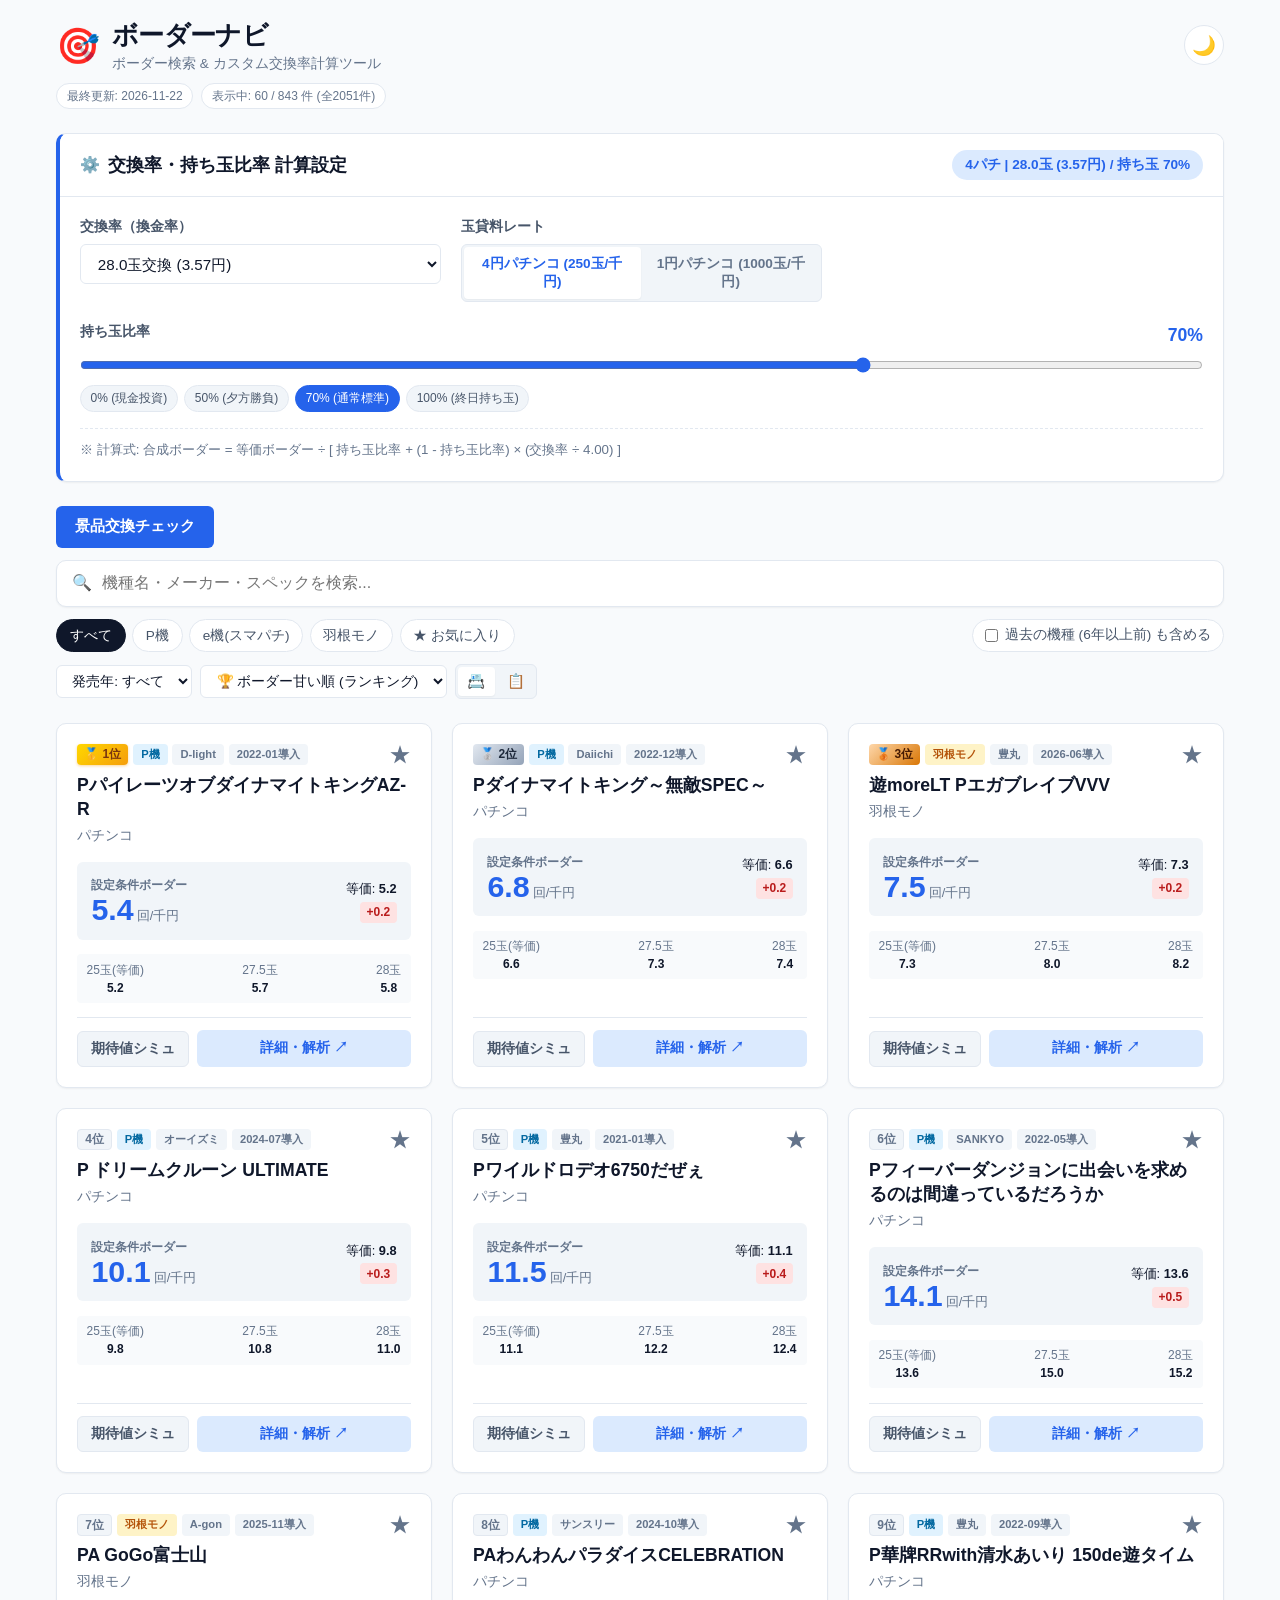
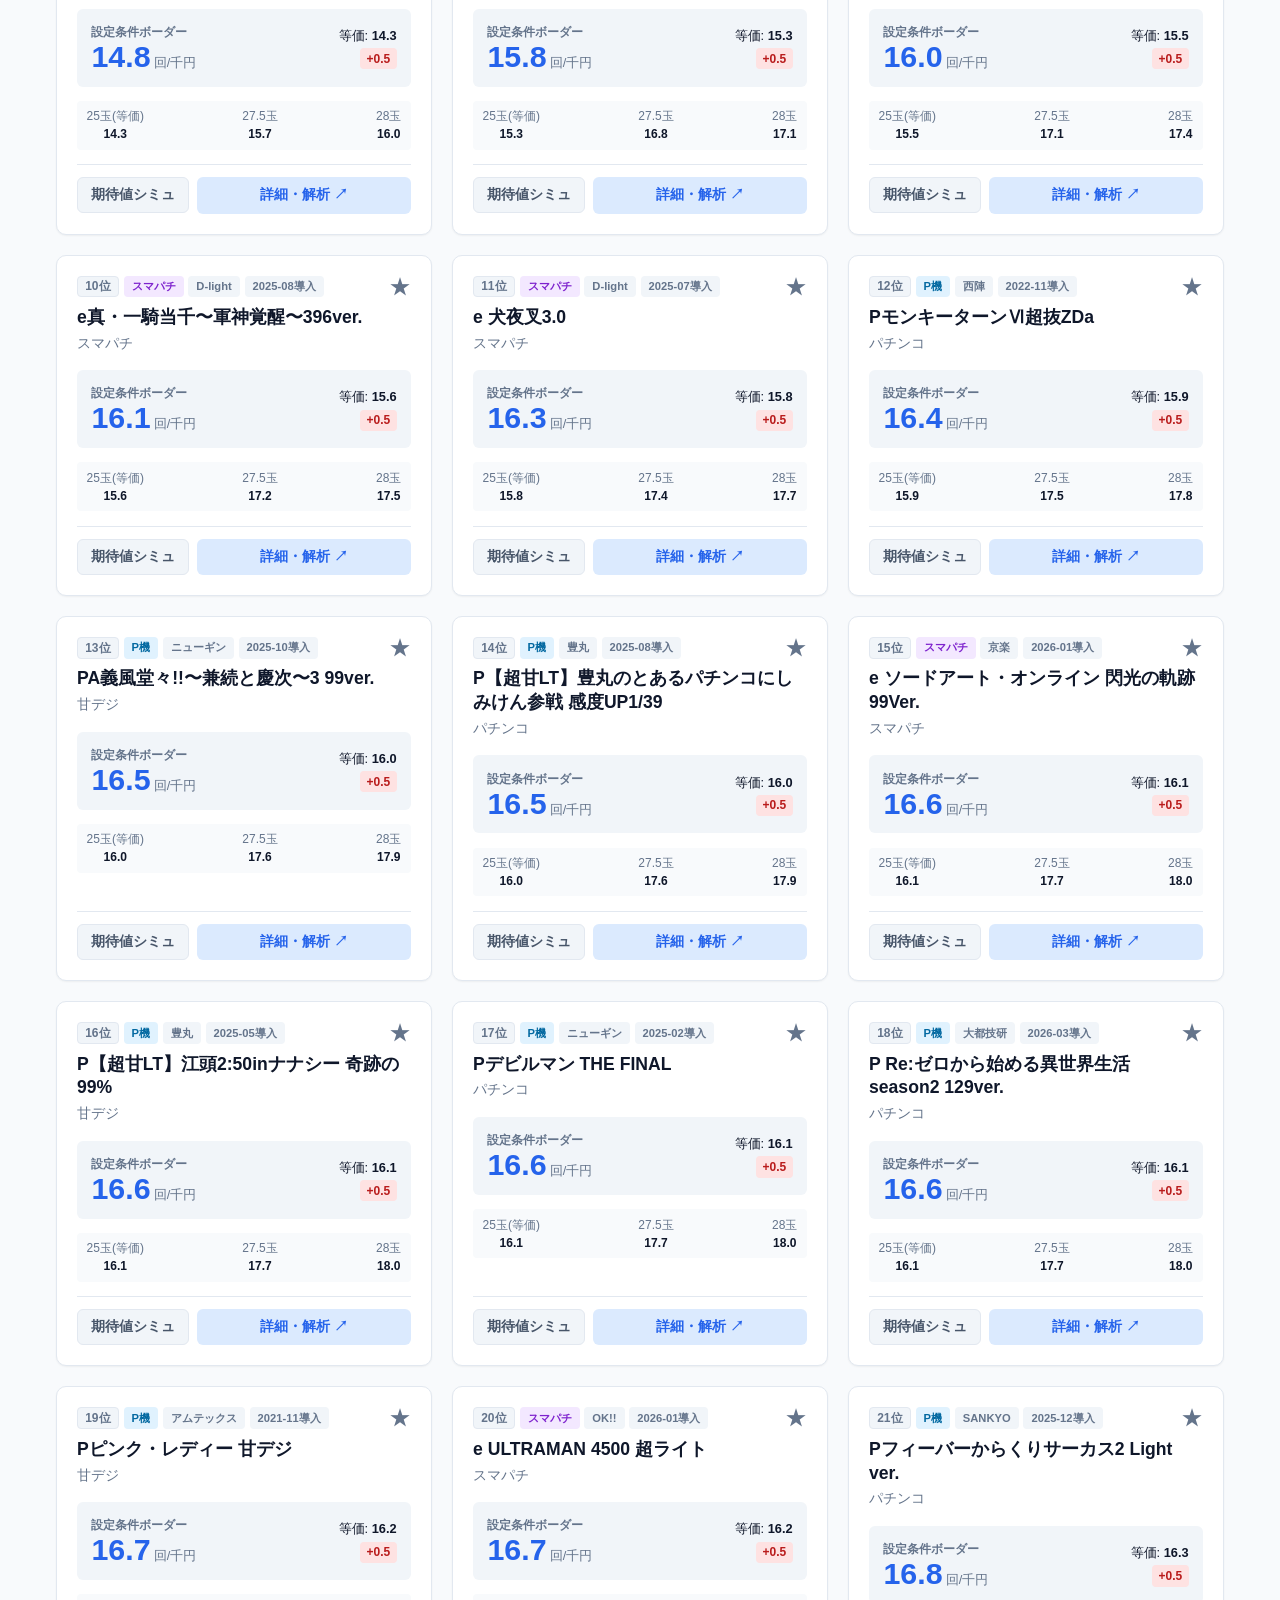
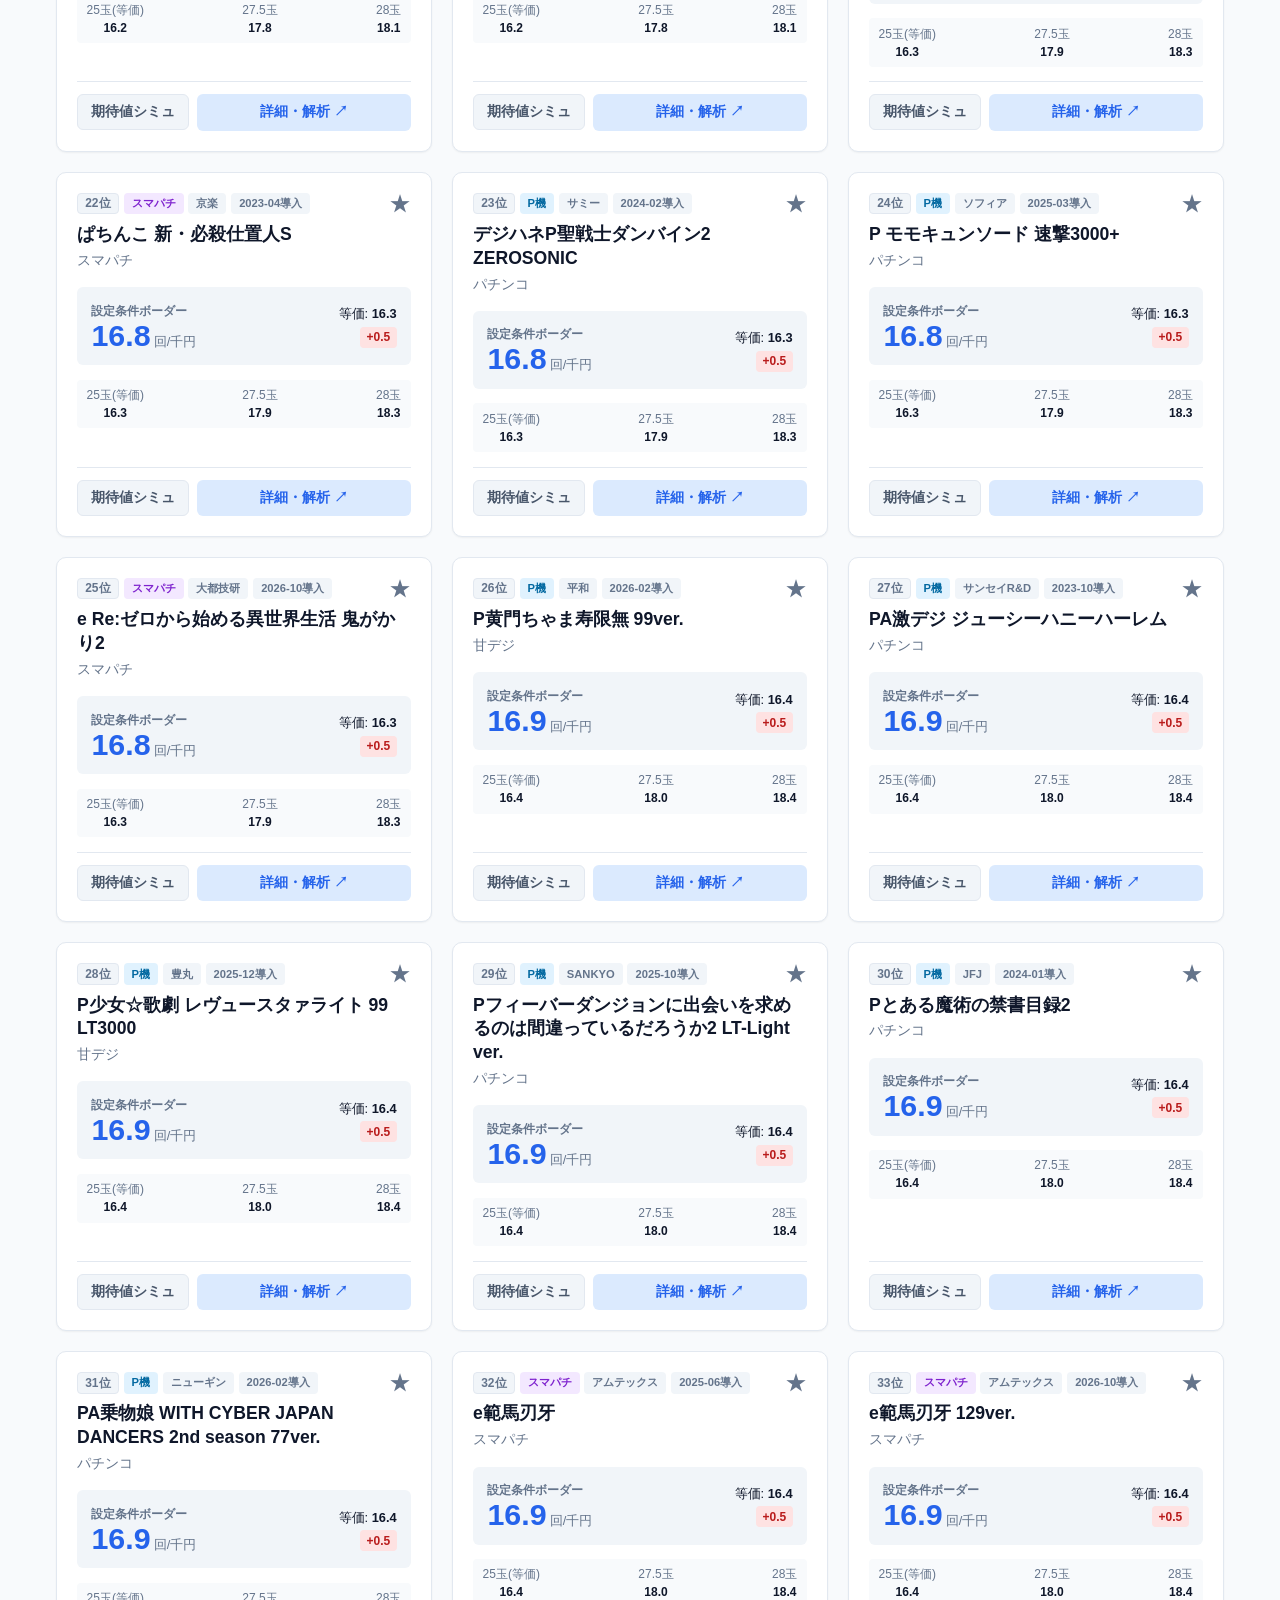
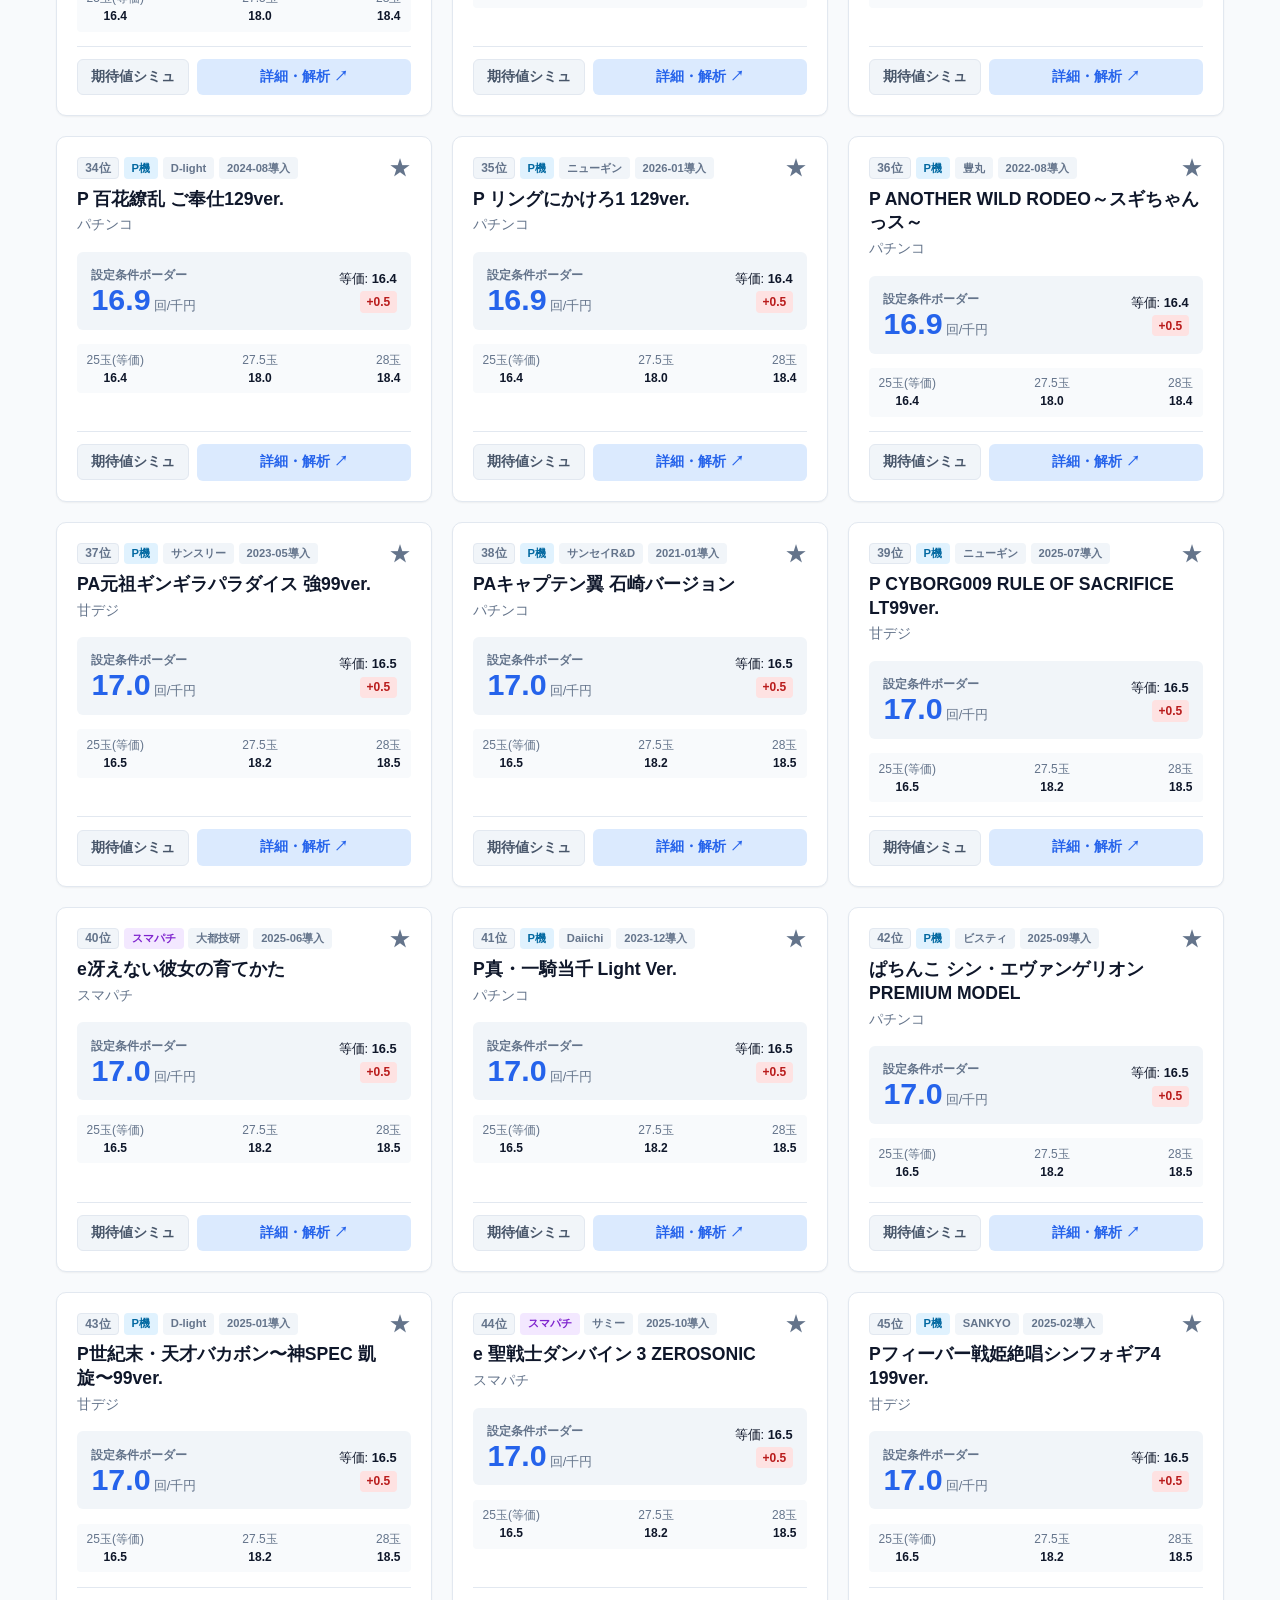
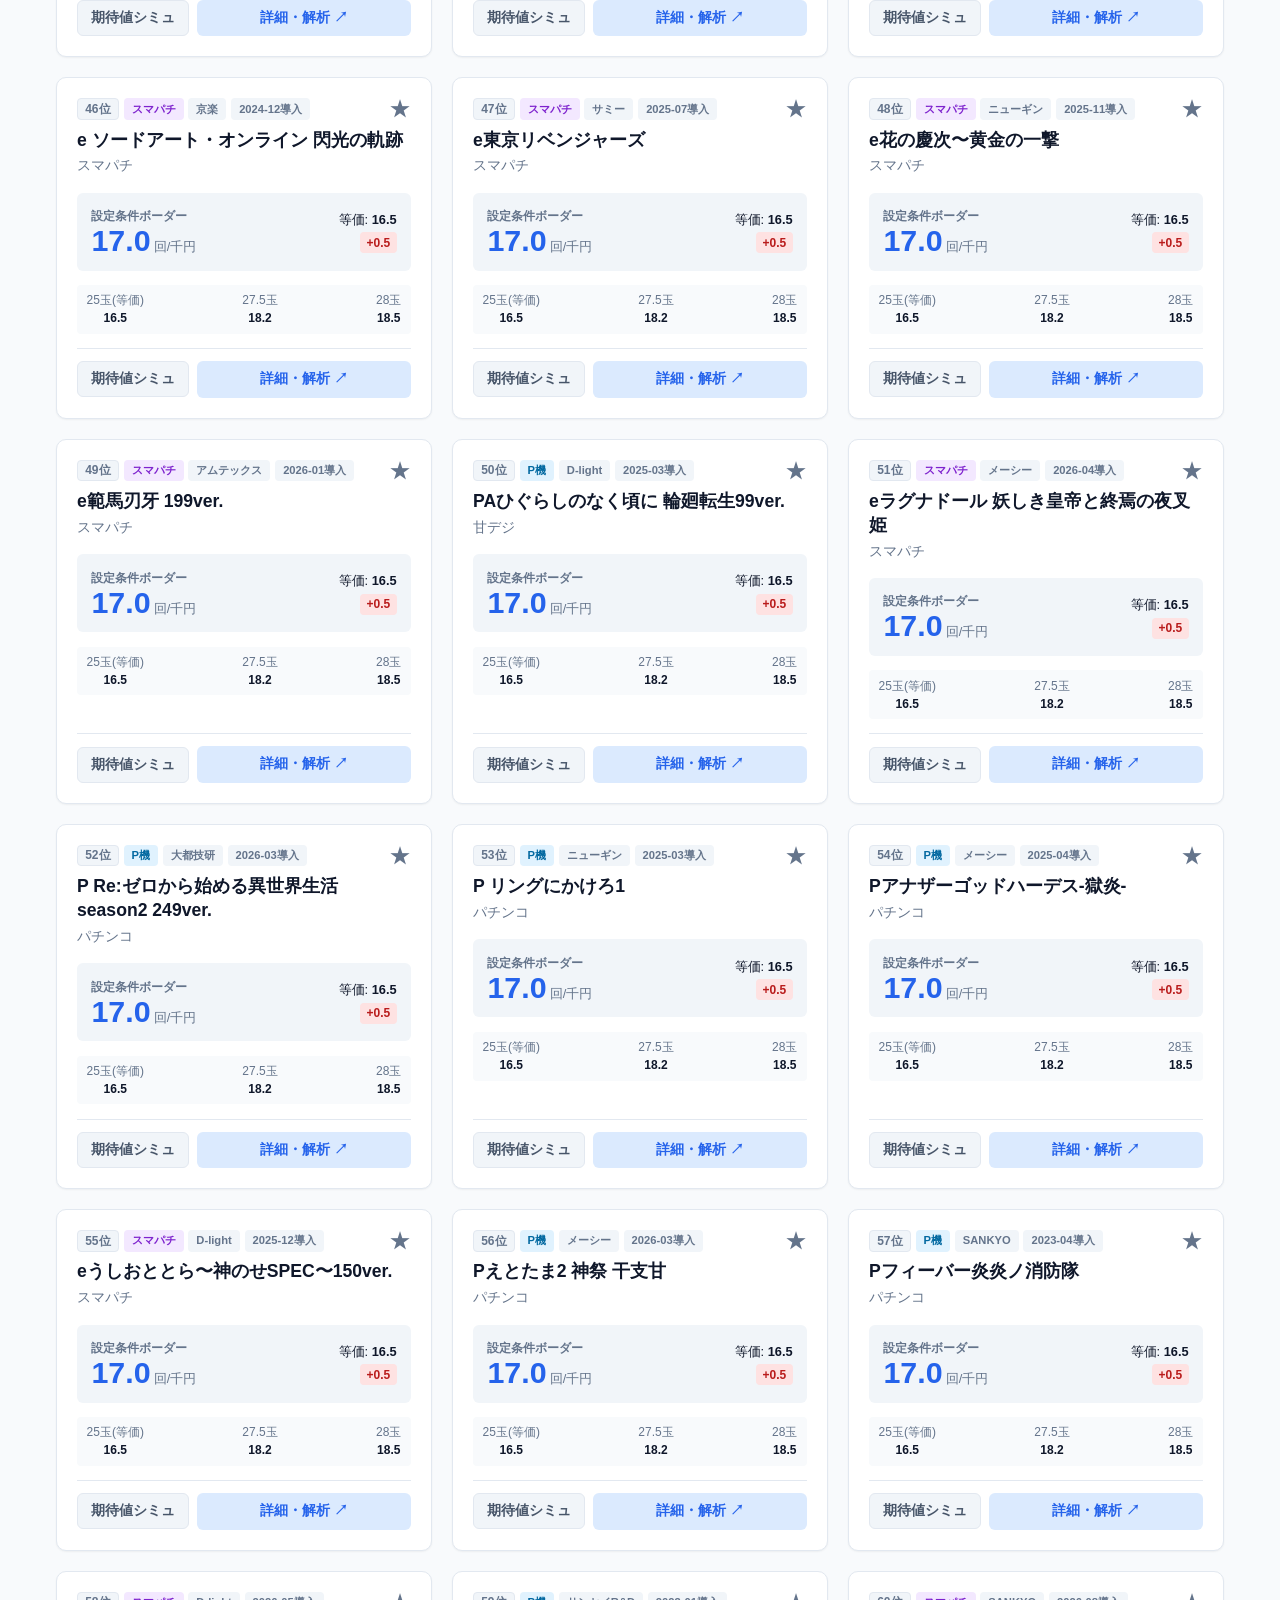
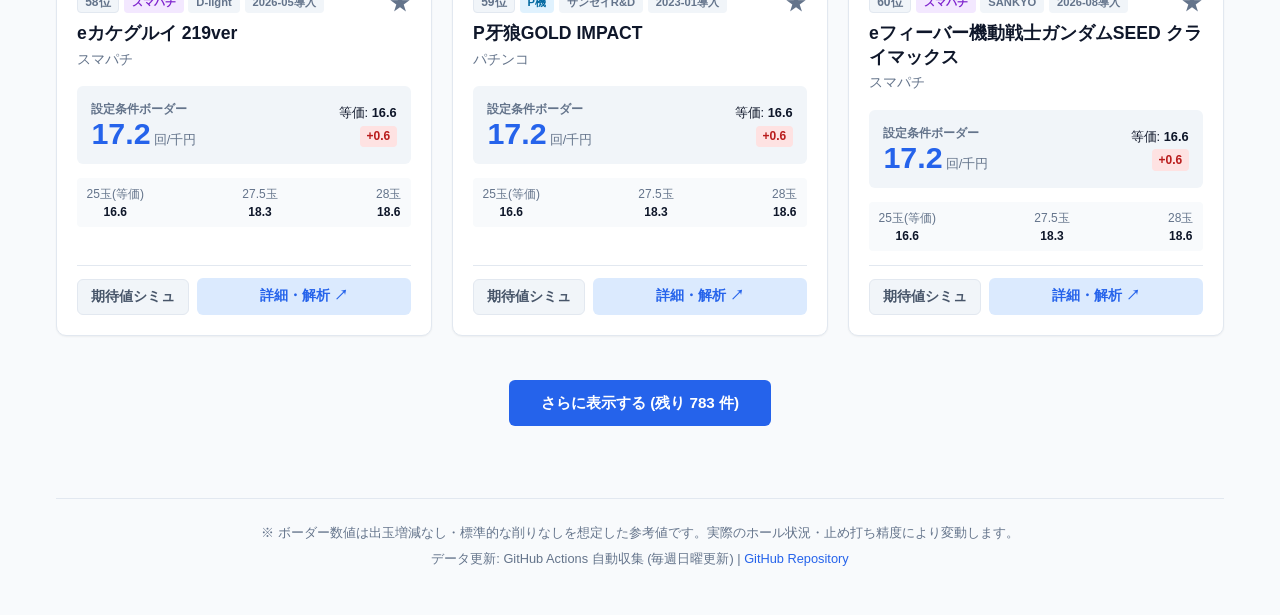
<file: docs/index.html>
<!DOCTYPE html>
<html lang="ja">
<head>
  <meta charset="UTF-8">
  <meta name="viewport" content="width=device-width, initial-scale=1.0">
  <meta name="description" content="パチンコ機種のボーダー一覧検索・カスタム交換率・持ち玉比率計算ができるWebツール。機種詳細ページへのダイレクトリンクも搭載。">
  <title>ボーダーナビ - パチンコ機種検索＆カスタム交換率計算</title>
  <link rel="stylesheet" href="style.css">
  <link rel="icon" href="data:image/svg+xml,<svg xmlns=%22http://www.w3.org/2000/svg%22 viewBox=%220 0 100 100%22><text y=%22.9em%22 font-size=%2290%22>🎯</text></svg>">
</head>
<body>
  <div class="app-container">
    <!-- ヘッダー -->
    <header class="app-header">
      <div class="header-main">
        <div class="logo-area">
          <span class="logo-icon">🎯</span>
          <div>
            <h1 class="app-title">ボーダーナビ</h1>
            <p class="app-subtitle">ボーダー検索 & カスタム交換率計算ツール</p>
          </div>
        </div>
        <div class="header-actions">
          <button id="themeToggle" class="btn-icon" title="テーマ切り替え" aria-label="テーマ切り替え">
            <span class="theme-icon">🌙</span>
          </button>
        </div>
      </div>
      <div class="header-status">
        <span id="dataTimestamp" class="data-badge">データ読み込み中...</span>
        <span id="itemCount" class="data-badge">0 件</span>
      </div>
    </header>

    <!-- 交換率・カスタム計算パネル -->
    <section class="calc-panel card">
      <div class="panel-header" id="calcHeader">
        <div class="panel-title">
          <span class="panel-icon">⚙️</span>
          <h2>交換率・持ち玉比率 計算設定</h2>
        </div>
        <div class="current-setting-pill" id="currentSettingSummary">
          28玉 (3.57円) / 持ち玉 70%
        </div>
      </div>

      <div class="panel-body" id="calcBody">
        <div class="calc-grid">
          <!-- 交換率（換金率）選択 -->
          <div class="calc-field">
            <label for="ratePreset" class="field-label">
              <span>交換率（換金率）</span>
            </label>
            <div class="select-wrapper">
              <select id="ratePreset" class="form-select">
                <option value="25">25.0玉交換 (等価 / 4.00円)</option>
                <option value="27.5">27.5玉交換 (3.64円)</option>
                <option value="28" selected>28.0玉交換 (3.57円)</option>
                <option value="custom">カスタム（直接指定）</option>
              </select>
            </div>

            <!-- カスタム入力欄（非表示切替） -->
            <div id="customRateGroup" class="custom-rate-group hidden">
              <div class="input-inline">
                <div class="input-with-unit">
                  <input type="number" id="customBalls" min="10" max="300" step="0.1" placeholder="28.0" class="form-input">
                  <span class="unit">玉交換</span>
                </div>
                <span class="or-separator">または</span>
                <div class="input-with-unit">
                  <input type="number" id="customYen" min="0.1" max="10.0" step="0.01" placeholder="3.57" class="form-input">
                  <span class="unit">円/玉</span>
                </div>
              </div>
            </div>
          </div>

          <!-- 貸玉・遊技レート -->
          <div class="calc-field">
            <label class="field-label">玉貸料レート</label>
            <div class="segmented-control" id="rentalSegment">
              <button type="button" class="segment-btn active" data-rental="4">4円パチンコ (250玉/千円)</button>
              <button type="button" class="segment-btn" data-rental="1">1円パチンコ (1000玉/千円)</button>
            </div>
          </div>

          <!-- 持ち玉比率スライダー -->
          <div class="calc-field full-width">
            <div class="slider-header">
              <label for="holdRatioSlider" class="field-label">持ち玉比率</label>
              <span class="slider-val" id="holdRatioValue">70%</span>
            </div>
            <input type="range" id="holdRatioSlider" min="0" max="100" step="5" value="70" class="form-range">
            <div class="ratio-presets">
              <button type="button" class="preset-pill" data-ratio="0">0% (現金投資)</button>
              <button type="button" class="preset-pill" data-ratio="50">50% (夕方勝負)</button>
              <button type="button" class="preset-pill active" data-ratio="70">70% (通常標準)</button>
              <button type="button" class="preset-pill" data-ratio="100">100% (終日持ち玉)</button>
            </div>
          </div>
        </div>

        <div class="calc-formula-note">
          <small>※ 計算式: 合成ボーダー = 等価ボーダー ÷ [ 持ち玉比率 + (1 - 持ち玉比率) × (交換率 ÷ 4.00) ]</small>
        </div>
      </div>
    </section>

    <!-- 検索 & フィルターバー -->
    <section class="filter-section">
      <div class="prize-check-link">
        <a href="prize-check.html" class="btn-primary">景品交換チェック</a>
      </div>

      <div class="search-box">
        <span class="search-icon">🔍</span>
        <input type="text" id="searchInput" placeholder="機種名・メーカー・スペックを検索..." class="search-input" autocomplete="off">
        <button id="clearSearchBtn" class="clear-btn hidden" title="検索クリア">✕</button>
      </div>

      <div class="filters-row">
        <!-- カテゴリフィルター -->
        <div class="filter-group">
          <button class="filter-chip active" data-filter-type="category" data-val="all">すべて</button>
          <button class="filter-chip" data-filter-type="category" data-val="P機">P機</button>
          <button class="filter-chip" data-filter-type="category" data-val="e機">e機(スマパチ)</button>
          <button class="filter-chip" data-filter-type="category" data-val="羽根モノ">羽根モノ</button>
          <button class="filter-chip" data-filter-type="fav" data-val="fav">★ お気に入り</button>
        </div>

        <!-- 過去機種(6年以上前)の表示切り替えトグル -->
        <div class="old-machine-toggle-box">
          <label class="toggle-label" title="ホール導入から6年以上経過した過去機種・CR機を表示対象に含めるか切り替えます">
            <input type="checkbox" id="includeOldCheckbox" class="toggle-checkbox">
            <span class="toggle-text">過去の機種 (6年以上前) も含める</span>
          </label>
        </div>

        <!-- 発売年フィルター & ソートと表示形式 -->
        <div class="view-controls">
          <!-- 発売年ドロップダウン -->
          <select id="yearSelect" class="form-select compact" title="発売年(導入年)で絞り込み">
            <option value="all">発売年: すべて</option>
          </select>

          <!-- ソート -->
          <select id="sortSelect" class="form-select compact">
            <option value="border_asc">🏆 ボーダー甘い順 (ランキング)</option>
            <option value="border_desc">ボーダー辛い順</option>
            <option value="release_desc">📅 導入日新しい順</option>
            <option value="release_asc">📅 導入日古い順</option>
            <option value="name_asc">機種名順 (50音)</option>
          </select>

          <div class="segmented-control compact" id="viewMode">
            <button type="button" class="segment-btn active" data-view="card" title="カード表示">📇</button>
            <button type="button" class="segment-btn" data-view="table" title="テーブル表示">📋</button>
          </div>
        </div>
      </div>
    </section>

    <!-- メインコンテンツ（一覧表示） -->
    <main class="main-content">
      <!-- カードビュー -->
      <div id="cardContainer" class="card-grid"></div>

      <!-- テーブルビュー -->
      <div id="tableContainer" class="table-responsive hidden">
        <table class="data-table">
          <thead>
            <tr>
              <th class="th-rank">順位</th>
              <th class="th-fav">★</th>
              <th class="th-name">機種名 / メーカー</th>
              <th class="th-spec">種別 / スペック</th>
              <th class="th-calc-border">計算ボーダー</th>
              <th class="th-equal-border">等価ボーダー</th>
              <th class="th-date">導入日</th>
              <th class="th-action">詳細</th>
            </tr>
          </thead>
          <tbody id="tableBody"></tbody>
        </table>
      </div>

      <!-- 0件表示 / エラーメッセージ -->
      <div id="emptyState" class="empty-state hidden">
        <div class="empty-icon">🔎</div>
        <h3>該当する機種が見つかりませんでした</h3>
        <p>検索キーワードやフィルター条件を変更してお試しください。</p>
        <button id="resetFilterBtn" class="btn-primary">条件をリセット</button>
      </div>
    </main>

    <!-- クイック期待値計算モーダル -->
    <div id="simModal" class="modal-backdrop hidden">
      <div class="modal-card">
        <div class="modal-header">
          <h3 id="modalMachineName" class="modal-title">機種名</h3>
          <button id="closeModalBtn" class="btn-close" aria-label="閉じる">✕</button>
        </div>
        <div class="modal-body">
          <div class="sim-spec-info" id="modalSpecInfo"></div>
          
          <div class="sim-border-box">
            <div class="sim-item">
              <span class="sim-label">現在の設定ボーダー</span>
              <span class="sim-val highlight" id="modalTargetBorder">--.-</span>
              <span class="sim-unit">回/千円</span>
            </div>
            <div class="sim-item">
              <span class="sim-label">等価ボーダー</span>
              <span class="sim-val" id="modalEqualBorder">--.-</span>
              <span class="sim-unit">回/千円</span>
            </div>
          </div>

          <div class="sim-input-section">
            <label for="actualRotationInput" class="field-label">実測の千円スタート回転数</label>
            <div class="input-with-unit large">
              <input type="number" id="actualRotationInput" step="0.5" placeholder="例: 19.5" class="form-input">
              <span class="unit">回/千円</span>
            </div>
          </div>

          <div class="sim-result-card" id="simResultCard">
            <div class="sim-diff-row">
              <span>ボーダーとの回転数差:</span>
              <strong id="simDiffVal" class="diff-val">--</strong>
            </div>
            <div class="sim-eval-desc" id="simEvalDesc">
              実測の回転数を入力すると、ボーダーに対する期待値水準を判定します。
            </div>
          </div>

          <div class="modal-actions">
            <a id="modalDetailLink" href="#" target="_blank" rel="noopener noreferrer" class="btn-primary full-width">
              機種の詳細・解析情報を見る ↗
            </a>
          </div>
        </div>
      </div>
    </div>

    <!-- フッター -->
    <footer class="app-footer">
      <p>※ ボーダー数値は出玉増減なし・標準的な削りなしを想定した参考値です。実際のホール状況・止め打ち精度により変動します。</p>
      <p>
        データ更新: GitHub Actions 自動収集 (毎週日曜更新) |
        <a href="https://github.com" target="_blank" rel="noopener noreferrer">GitHub Repository</a>
      </p>
    </footer>
  </div>

  <script src="app.js"></script>
</body>
</html>
</file>
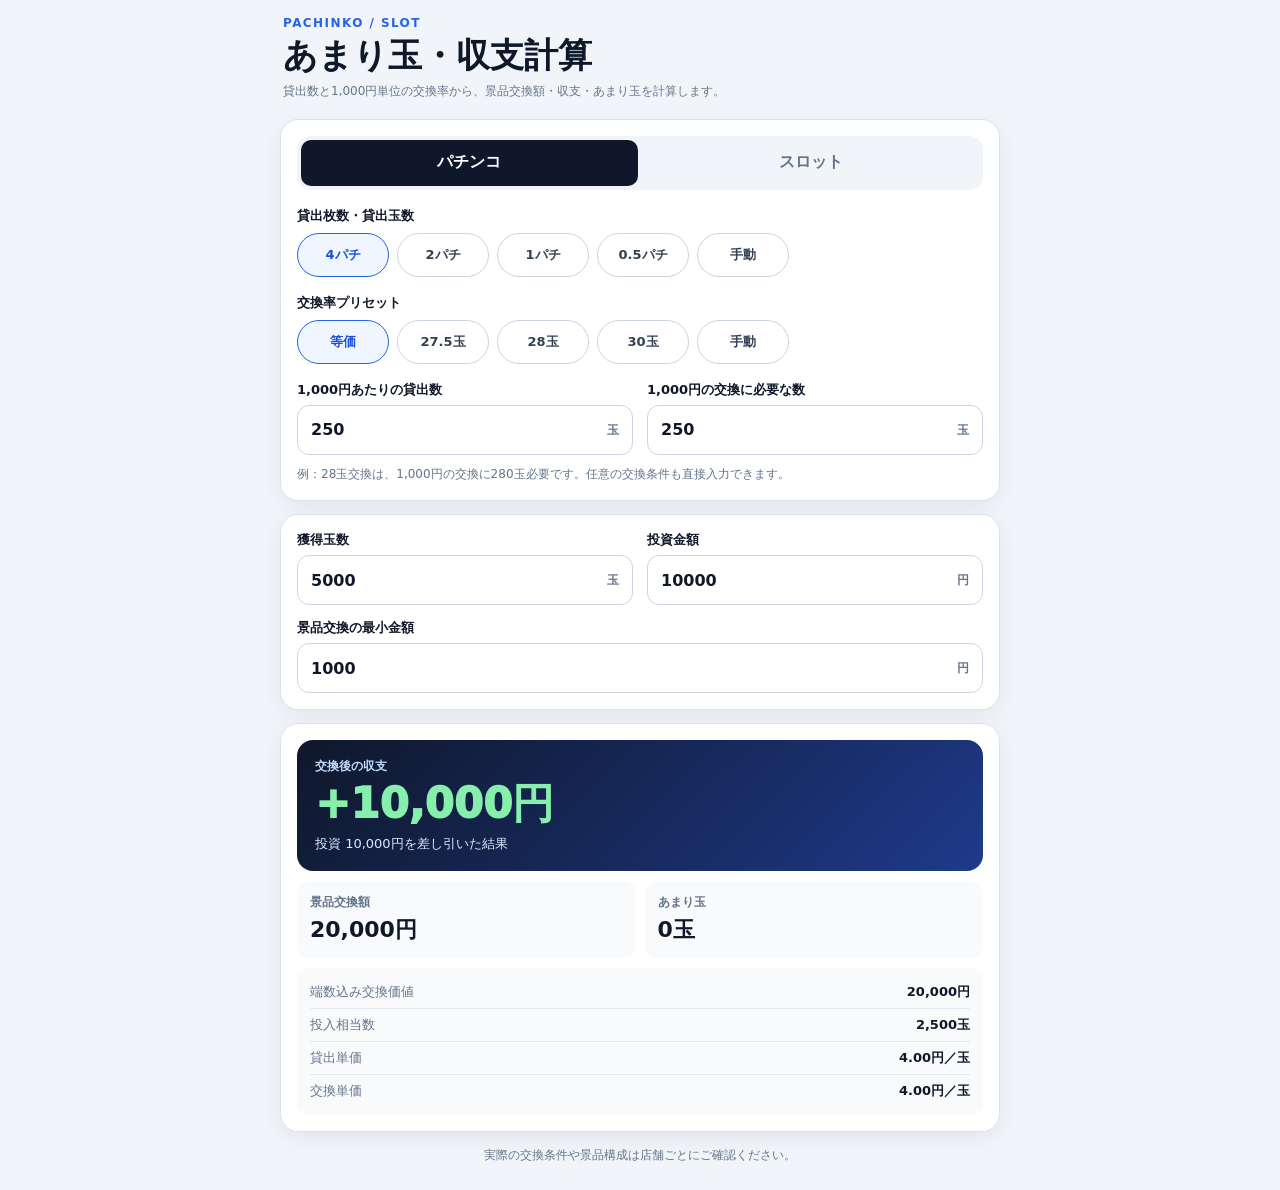
<file: docs/prize-check.html>
<!DOCTYPE html>
<html lang="ja">

    <head>
        <meta charset="UTF-8">
        <meta name="viewport" content="width=device-width, initial-scale=1, viewport-fit=cover">
        <meta name="theme-color" content="#f1f5f9">
        <meta name="color-scheme" content="light dark">
        <title>あまり玉・収支計算</title>
        <style>
            :root {
                --bg: #f1f5f9;
                --panel: #fff;
                --sub: #f8fafc;
                --text: #0f172a;
                --muted: #64748b;
                --border: #d8e1ec;
                --brand: #2563eb;
                --soft: #eff6ff;
                --shadow: 0 7px 22px rgba(15, 23, 42, .06)
            }

            * {
                box-sizing: border-box
            }

            html {
                -webkit-text-size-adjust: 100%;
                text-size-adjust: 100%
            }

            body {
                margin: 0;
                min-width: 320px;
                background: var(--bg);
                color: var(--text);
                font-family: system-ui, -apple-system, BlinkMacSystemFont, "Segoe UI", "Noto Sans JP", sans-serif
            }

            button,
            input {
                font: inherit
            }

            button {
                cursor: pointer;
                touch-action: manipulation;
                -webkit-tap-highlight-color: transparent
            }

            .app {
                width: 100%;
                min-height: 100dvh;
                padding: max(14px, env(safe-area-inset-top)) max(14px, env(safe-area-inset-right)) max(20px, env(safe-area-inset-bottom)) max(14px, env(safe-area-inset-left))
            }

            .container {
                width: 100%;
                max-width: 540px;
                margin: auto
            }

            .header {
                padding: 2px 3px 4px
            }

            .eyebrow {
                color: var(--brand);
                font-size: 12px;
                font-weight: 900;
                letter-spacing: .12em
            }

            h1 {
                margin: 5px 0 6px;
                font-size: clamp(25px, 8vw, 34px);
                line-height: 1.2
            }

            .description,
            .hint {
                color: var(--muted);
                font-size: 12px;
                line-height: 1.65
            }

            .description {
                margin: 0
            }

            .card {
                min-width: 0;
                margin-top: 13px;
                padding: 16px;
                background: var(--panel);
                border: 1px solid var(--border);
                border-radius: 18px;
                box-shadow: var(--shadow)
            }

            .tabs {
                display: flex;
                gap: 5px;
                padding: 4px;
                background: var(--bg);
                border-radius: 14px
            }

            .tab {
                flex: 1;
                min-height: 46px;
                padding: 10px;
                color: var(--muted);
                font-weight: 900;
                background: transparent;
                border: 0;
                border-radius: 10px
            }

            .tab.active {
                color: #fff;
                background: #0f172a
            }

            .section-title {
                display: block;
                margin: 17px 0 8px;
                font-size: 13px;
                font-weight: 900
            }

            .chips {
                display: grid;
                grid-template-columns: repeat(2, minmax(0, 1fr));
                gap: 8px
            }

            .chip {
                width: 100%;
                min-height: 44px;
                padding: 8px 10px;
                color: #334155;
                font-size: 13px;
                font-weight: 800;
                background: var(--panel);
                border: 1px solid #cbd5e1;
                border-radius: 999px
            }

            .chip.active {
                color: #1d4ed8;
                background: var(--soft);
                border-color: var(--brand)
            }

            .form-grid {
                display: grid;
                grid-template-columns: 1fr;
                gap: 14px
            }

            label {
                display: block;
                margin-bottom: 6px;
                font-size: 13px;
                font-weight: 800
            }

            .input-wrap {
                position: relative
            }

            input {
                width: 100%;
                min-height: 50px;
                padding: 11px 54px 11px 13px;
                color: var(--text);
                font-size: 16px;
                font-weight: 800;
                background: var(--panel);
                border: 1px solid #cbd5e1;
                border-radius: 12px;
                outline: none
            }

            input:focus {
                border-color: var(--brand);
                box-shadow: 0 0 0 3px rgba(37, 99, 235, .14)
            }

            button:focus-visible,
            input:focus-visible {
                outline: 3px solid rgba(37, 99, 235, .28);
                outline-offset: 2px
            }

            .suffix {
                position: absolute;
                top: 50%;
                right: 14px;
                color: var(--muted);
                font-size: 12px;
                font-weight: 800;
                pointer-events: none;
                transform: translateY(-50%)
            }

            .example {
                margin: 10px 0 0
            }

            .hero {
                padding: 18px;
                color: #fff;
                background: linear-gradient(135deg, #0f172a, #1e3a8a);
                border-radius: 16px
            }

            .hero-label {
                color: #bfdbfe;
                font-size: 12px;
                font-weight: 800
            }

            .profit {
                margin-top: 4px;
                overflow-wrap: anywhere;
                font-size: clamp(32px, 11vw, 42px);
                font-weight: 950;
                line-height: 1.18
            }

            .profit-note {
                margin-top: 5px;
                color: #dbeafe;
                font-size: 13px;
                line-height: 1.5
            }

            .results {
                display: grid;
                grid-template-columns: repeat(2, minmax(0, 1fr));
                gap: 9px;
                margin-top: 10px
            }

            .result {
                min-width: 0;
                padding: 13px;
                background: var(--sub);
                border-radius: 12px
            }

            .result small {
                display: block;
                color: var(--muted);
                font-size: 12px;
                font-weight: 800
            }

            .result strong {
                display: block;
                margin-top: 4px;
                overflow-wrap: anywhere;
                font-size: clamp(18px, 6vw, 22px)
            }

            .details {
                margin-top: 10px;
                padding: 8px 13px;
                font-size: 13px;
                background: var(--sub);
                border-radius: 12px
            }

            .detail-row {
                display: grid;
                grid-template-columns: minmax(0, 1fr) auto;
                align-items: baseline;
                gap: 10px;
                padding: 7px 0;
                border-bottom: 1px solid rgba(148, 163, 184, .2)
            }

            .detail-row:last-child {
                border-bottom: 0
            }

            .detail-row span {
                color: var(--muted)
            }

            .detail-row strong {
                max-width: 180px;
                text-align: right;
                overflow-wrap: anywhere
            }

            .error {
                margin-top: 10px;
                padding: 11px;
                color: #b91c1c;
                font-size: 13px;
                font-weight: 800;
                line-height: 1.5;
                background: #fef2f2;
                border: 1px solid #fecaca;
                border-radius: 10px
            }

            .hidden {
                display: none
            }

            .footer {
                margin: 0;
                padding: 14px 8px 4px;
                text-align: center
            }

            @media(max-width:350px) {
                .app {
                    padding-left: 10px;
                    padding-right: 10px
                }

                .card {
                    padding: 14px
                }

                .chips,
                .results {
                    grid-template-columns: 1fr
                }

                .detail-row {
                    grid-template-columns: 1fr;
                    gap: 3px
                }

                .detail-row strong {
                    max-width: none;
                    text-align: left
                }
            }

            @media(min-width:600px) {
                .container {
                    max-width: 720px
                }

                .form-grid {
                    grid-template-columns: repeat(2, minmax(0, 1fr))
                }

                .chips {
                    display: flex;
                    flex-wrap: wrap
                }

                .chip {
                    width: auto;
                    min-width: 92px;
                    padding-left: 15px;
                    padding-right: 15px
                }
            }

            @media(prefers-color-scheme:dark) {
                :root {
                    --bg: #020617;
                    --panel: #0f172a;
                    --sub: #1e293b;
                    --text: #e2e8f0;
                    --muted: #94a3b8;
                    --border: #334155;
                    --soft: #172554;
                    --shadow: none
                }

                input,
                .chip {
                    color: #f8fafc;
                    background: #111827;
                    border-color: #475569
                }

                .chip.active {
                    color: #bfdbfe;
                    background: #172554;
                    border-color: #60a5fa
                }

                .error {
                    color: #fecaca;
                    background: #450a0a;
                    border-color: #7f1d1d
                }
            }
        </style>
    </head>

    <body>
        <div id="rate-app" class="app">
            <main class="container">
                <header class="header">
                    <div class="eyebrow">PACHINKO / SLOT</div>
                    <h1>あまり玉・収支計算</h1>
                    <p class="description">貸出数と1,000円単位の交換率から、景品交換額・収支・あまり玉を計算します。</p>
                </header>
                <section class="card" aria-label="交換条件">
                    <div class="tabs" role="tablist" aria-label="遊技種別"><button type="button" class="tab active" role="tab" aria-selected="true" data-mode="p">パチンコ</button><button type="button" class="tab" role="tab" aria-selected="false" data-mode="s">スロット</button></div>
                    <span class="section-title">貸出枚数・貸出玉数</span>
                    <div id="lend-chips" class="chips"></div>
                    <span class="section-title">交換率プリセット</span>
                    <div id="exchange-chips" class="chips"></div>
                    <div class="form-grid" style="margin-top:17px">
                        <div><label for="lend">1,000円あたりの貸出数</label>
                            <div class="input-wrap"><input id="lend" type="number" inputmode="decimal" min="0.01" max="1000000000" step="0.01"><span class="suffix unit">玉</span></div>
                        </div>
                        <div><label for="exchange">1,000円の交換に必要な数</label>
                            <div class="input-wrap"><input id="exchange" type="number" inputmode="decimal" min="0.01" max="1000000000" step="0.01"><span class="suffix unit">玉</span></div>
                        </div>
                    </div>
                    <p id="example" class="hint example"></p>
                </section>
                <section class="card" aria-label="獲得数と投資金額">
                    <div class="form-grid">
                        <div><label id="held-label" for="held">獲得玉数</label>
                            <div class="input-wrap"><input id="held" type="number" inputmode="numeric" min="0" max="1000000000" step="1" value="5000"><span class="suffix unit">玉</span></div>
                        </div>
                        <div><label for="invest">投資金額</label>
                            <div class="input-wrap"><input id="invest" type="number" inputmode="numeric" min="0" max="1000000000" step="100" value="10000"><span class="suffix">円</span></div>
                        </div>
                    </div>
                    <div style="margin-top:14px"><label for="prize">景品交換の最小金額</label>
                        <div class="input-wrap"><input id="prize" type="number" inputmode="numeric" min="1" max="1000000000" step="100" value="1000"><span class="suffix">円</span></div>
                    </div>
                </section>
                <section class="card" aria-label="計算結果" aria-live="polite">
                    <div class="hero">
                        <div class="hero-label">交換後の収支</div>
                        <div id="profit" class="profit">0円</div>
                        <div id="profit-note" class="profit-note"></div>
                    </div>
                    <div class="results">
                        <div class="result"><small>景品交換額</small><strong id="cash">0円</strong></div>
                        <div class="result"><small id="remain-title">あまり玉</small><strong id="remain">0玉</strong></div>
                    </div>
                    <div class="details">
                        <div class="detail-row"><span>端数込み交換価値</span><strong id="raw">0円</strong></div>
                        <div class="detail-row"><span>投入相当数</span><strong id="borrowed">0玉</strong></div>
                        <div class="detail-row"><span>貸出単価</span><strong id="lend-rate">0円／玉</strong></div>
                        <div class="detail-row"><span>交換単価</span><strong id="exchange-rate">0円／玉</strong></div>
                    </div>
                    <div id="error" class="error hidden" role="alert"></div>
                </section>
                <p class="hint footer">実際の交換条件や景品構成は店舗ごとにご確認ください。</p>
            </main>
        </div>
        <script>
            (() => {
                "use strict";
                const root = document.getElementById("rate-app");
                if (!root || root.dataset.initialized === "true") return;
                root.dataset.initialized = "true";
                const $ = s => root.querySelector(s),
                    $$ = s => [...root.querySelectorAll(s)];
                const config = {
                    p: {
                        unit: "玉",
                        heldLabel: "獲得玉数",
                        remainLabel: "あまり玉",
                        example: "例：28玉交換は、1,000円の交換に280玉必要です。任意の交換条件も直接入力できます。",
                        lend: [
                            ["4パチ", 250],
                            ["2パチ", 500],
                            ["1パチ", 1000],
                            ["0.5パチ", 2000],
                            ["手動", null]
                        ],
                        exchange: [
                            ["等価", 250],
                            ["27.5玉", 275],
                            ["28玉", 280],
                            ["30玉", 300],
                            ["手動", null]
                        ]
                    },
                    s: {
                        unit: "枚",
                        heldLabel: "獲得枚数",
                        remainLabel: "あまりメダル",
                        example: "例：5.1枚交換は51枚、5.5枚交換は55枚です。任意の交換条件も直接入力できます。",
                        lend: [
                            ["46枚", 46],
                            ["50枚", 50],
                            ["手動", null]
                        ],
                        exchange: [
                            ["等価", 50],
                            ["5.1枚", 51],
                            ["5.2枚", 52],
                            ["5.5枚", 55],
                            ["手動", null]
                        ]
                    }
                };
                let mode = "p";
                const num = s => Number($(s).value),
                    yen = v => Math.round(v).toLocaleString("ja-JP") + "円",
                    qty = (v, u) => v.toLocaleString("ja-JP", {
                        maximumFractionDigits: 2
                    }) + u,
                    rate = (v, u) => v.toLocaleString("ja-JP", {
                        minimumFractionDigits: 2,
                        maximumFractionDigits: 2
                    }) + "円／" + u;

                function sync(box, input, items) {
                    const v = num(input),
                        has = items.some(x => x[1] !== null && x[1] === v);
                    $$(`${box} .chip`).forEach((b, i) => {
                        const p = items[i][1],
                            on = p === null ? !has : p === v;
                        b.classList.toggle("active", on);
                        b.setAttribute("aria-pressed", String(on))
                    })
                }

                function render(box, items, input) {
                    const c = $(box);
                    c.replaceChildren();
                    items.forEach(item => {
                        const b = document.createElement("button");
                        b.type = "button";
                        b.className = "chip";
                        b.textContent = item[0];
                        b.setAttribute("aria-pressed", "false");
                        b.addEventListener("click", () => {
                            if (item[1] === null) {
                                sync(box, input, items);
                                $(input).focus();
                                $(input).select();
                                return
                            }
                            $(input).value = item[1];
                            sync(box, input, items);
                            calc()
                        });
                        c.appendChild(b)
                    });
                    sync(box, input, items)
                }

                function setMode(next) {
                    mode = next;
                    const c = config[mode];
                    $$('.tab').forEach(b => {
                        const on = b.dataset.mode === mode;
                        b.classList.toggle('active', on);
                        b.setAttribute('aria-selected', String(on))
                    });
                    $$('.unit').forEach(e => e.textContent = c.unit);
                    $('#held-label').textContent = c.heldLabel;
                    $('#remain-title').textContent = c.remainLabel;
                    $('#example').textContent = c.example;
                    $('#lend').value = c.lend[0][1];
                    $('#exchange').value = c.exchange[0][1];
                    render('#lend-chips', c.lend, '#lend');
                    render('#exchange-chips', c.exchange, '#exchange');
                    calc()
                }

                function clear() {
                    const u = config[mode].unit;
                    $('#profit').textContent = '0円';
                    $('#profit').style.color = '#fff';
                    $('#profit-note').textContent = '入力内容を確認してください';
                    $('#cash').textContent = $('#raw').textContent = '0円';
                    $('#remain').textContent = $('#borrowed').textContent = '0' + u;
                    $('#lend-rate').textContent = $('#exchange-rate').textContent = '0円／' + u
                }

                function error(msg) {
                    clear();
                    $('#error').textContent = msg;
                    $('#error').classList.remove('hidden')
                }

                function calc() {
                    const lend = num('#lend'),
                        ex = num('#exchange'),
                        held = num('#held'),
                        invest = num('#invest'),
                        prize = num('#prize'),
                        values = [lend, ex, held, invest, prize];
                    if (!values.every(Number.isFinite)) {
                        error('すべての項目に数値を入力してください。');
                        return
                    }
                    if (lend <= 0 || ex <= 0 || prize <= 0 || held < 0 || invest < 0) {
                        error('貸出数・交換数・最小景品額は0より大きい値、獲得数・投資額は0以上で入力してください。');
                        return
                    }
                    if (values.some(v => v > 1000000000)) {
                        error('入力できる数値の上限は10億です。');
                        return
                    }
                    $('#error').classList.add('hidden');
                    const u = config[mode].unit,
                        raw = held / ex * 1000,
                        cash = Math.floor((raw + 1e-9) / prize) * prize,
                        used = cash / 1000 * ex,
                        remain = Math.max(0, held - used),
                        profit = cash - invest;
                    $('#cash').textContent = yen(cash);
                    $('#raw').textContent = yen(raw);
                    $('#remain').textContent = qty(remain, u);
                    $('#borrowed').textContent = qty(invest / 1000 * lend, u);
                    $('#lend-rate').textContent = rate(1000 / lend, u);
                    $('#exchange-rate').textContent = rate(1000 / ex, u);
                    $('#profit').textContent = (profit > 0 ? '+' : '') + yen(profit);
                    $('#profit').style.color = profit > 0 ? '#86efac' : profit < 0 ? '#fca5a5' : '#fff';
                    $('#profit-note').textContent = '投資 ' + yen(invest) + 'を差し引いた結果'
                }
                $$('.tab').forEach(b => b.addEventListener('click', () => setMode(b.dataset.mode)));
                $('#lend').addEventListener('input', () => {
                    sync('#lend-chips', '#lend', config[mode].lend);
                    calc()
                });
                $('#exchange').addEventListener('input', () => {
                    sync('#exchange-chips', '#exchange', config[mode].exchange);
                    calc()
                });
                ['#held', '#invest', '#prize'].forEach(s => $(s).addEventListener('input', calc));
                setMode('p')
            })();
        </script>
    </body>

</html>
</file>
<file: docs/style.css>
/* ==========================================================================
   ボーダーナビ - スタイルシート (CSS)
   ダークモード / ライトモード両対応・モバイルフレンドリー
   ========================================================================== */

:root {
  --bg-color: #f8fafc;
  --bg-card: #ffffff;
  --bg-card-sub: #f1f5f9;
  --bg-hover: #e2e8f0;
  --border-color: #e2e8f0;
  --border-focus: #3b82f6;
  --text-main: #0f172a;
  --text-muted: #64748b;
  --text-sub: #475569;
  --primary: #2563eb;
  --primary-hover: #1d4ed8;
  --primary-light: #dbeafe;
  --accent: #f59e0b;
  --danger: #ef4444;
  --success: #10b981;
  --shadow-sm: 0 1px 2px 0 rgb(0 0 0 / 0.05);
  --shadow-md: 0 4px 6px -1px rgb(0 0 0 / 0.1), 0 2px 4px -2px rgb(0 0 0 / 0.1);
  --shadow-lg: 0 10px 15px -3px rgb(0 0 0 / 0.1), 0 4px 6px -4px rgb(0 0 0 / 0.1);
  --radius-sm: 6px;
  --radius-md: 10px;
  --radius-lg: 16px;
  --transition: all 0.2s ease-in-out;
}

[data-theme="dark"] {
  --bg-color: #0b1120;
  --bg-card: #1e293b;
  --bg-card-sub: #0f172a;
  --bg-hover: #334155;
  --border-color: #334155;
  --border-focus: #60a5fa;
  --text-main: #f8fafc;
  --text-muted: #94a3b8;
  --text-sub: #cbd5e1;
  --primary: #3b82f6;
  --primary-hover: #60a5fa;
  --primary-light: #1e3a8a;
  --accent: #fbbf24;
  --danger: #f87171;
  --success: #34d399;
  --shadow-sm: 0 1px 2px 0 rgb(0 0 0 / 0.3);
  --shadow-md: 0 4px 6px -1px rgb(0 0 0 / 0.4);
  --shadow-lg: 0 10px 15px -3px rgb(0 0 0 / 0.5);
}

* {
  box-sizing: border-box;
  margin: 0;
  padding: 0;
}

body {
  font-family: -apple-system, BlinkMacSystemFont, "Segoe UI", Roboto, "Helvetica Neue", Arial, "Hiragino Kaku Gothic ProN", "Yu Gothic", sans-serif;
  background-color: var(--bg-color);
  color: var(--text-main);
  line-height: 1.5;
  min-height: 100vh;
  transition: background-color 0.3s ease, color 0.3s ease;
  padding: 0;
}

.app-container {
  max-width: 1200px;
  margin: 0 auto;
  padding: 1rem;
}

/* ==========================================================================
   ヘッダー
   ========================================================================== */
.app-header {
  margin-bottom: 1.5rem;
}

.header-main {
  display: flex;
  align-items: center;
  justify-content: space-between;
  gap: 1rem;
}

.logo-area {
  display: flex;
  align-items: center;
  gap: 0.75rem;
}

.logo-icon {
  font-size: 2.2rem;
  line-height: 1;
}

.app-title {
  font-size: 1.6rem;
  font-weight: 800;
  letter-spacing: -0.025em;
  color: var(--text-main);
}

.app-subtitle {
  font-size: 0.85rem;
  color: var(--text-muted);
}

.header-actions {
  display: flex;
  align-items: center;
  gap: 0.5rem;
}

.header-status {
  display: flex;
  gap: 0.5rem;
  margin-top: 0.5rem;
}

.data-badge {
  font-size: 0.75rem;
  background-color: var(--bg-card);
  border: 1px solid var(--border-color);
  color: var(--text-muted);
  padding: 0.2rem 0.6rem;
  border-radius: 9999px;
  display: inline-flex;
  align-items: center;
}

/* ==========================================================================
   ボタン & コントロール共通
   ========================================================================== */
.btn-icon {
  background: var(--bg-card);
  border: 1px solid var(--border-color);
  color: var(--text-main);
  width: 40px;
  height: 40px;
  border-radius: 50%;
  cursor: pointer;
  display: flex;
  align-items: center;
  justify-content: center;
  font-size: 1.2rem;
  transition: var(--transition);
}

.btn-icon:hover {
  background: var(--bg-hover);
  border-color: var(--text-muted);
}

.btn-primary {
  background: var(--primary);
  color: #ffffff;
  border: none;
  border-radius: var(--radius-sm);
  padding: 0.6rem 1.2rem;
  font-weight: 600;
  font-size: 0.95rem;
  cursor: pointer;
  display: inline-flex;
  align-items: center;
  justify-content: center;
  gap: 0.4rem;
  text-decoration: none;
  transition: var(--transition);
}

.btn-primary:hover {
  background: var(--primary-hover);
}

.btn-primary.full-width {
  width: 100%;
}

.btn-close {
  background: transparent;
  border: none;
  font-size: 1.2rem;
  color: var(--text-muted);
  cursor: pointer;
  padding: 0.25rem 0.5rem;
  border-radius: var(--radius-sm);
}

.btn-close:hover {
  color: var(--text-main);
  background: var(--bg-hover);
}

/* ==========================================================================
   カード & パネル
   ========================================================================== */
.card {
  background: var(--bg-card);
  border: 1px solid var(--border-color);
  border-radius: var(--radius-md);
  box-shadow: var(--shadow-sm);
}

.calc-panel {
  margin-bottom: 1.5rem;
  overflow: hidden;
  border-left: 4px solid var(--primary);
}

.panel-header {
  padding: 1rem 1.25rem;
  display: flex;
  align-items: center;
  justify-content: space-between;
  flex-wrap: wrap;
  gap: 0.75rem;
  background: var(--bg-card);
  border-bottom: 1px solid var(--border-color);
}

.panel-title {
  display: flex;
  align-items: center;
  gap: 0.5rem;
}

.panel-title h2 {
  font-size: 1.1rem;
  font-weight: 700;
}

.current-setting-pill {
  font-size: 0.85rem;
  font-weight: 600;
  background: var(--primary-light);
  color: var(--primary);
  padding: 0.3rem 0.8rem;
  border-radius: 9999px;
}

.panel-body {
  padding: 1.25rem;
}

.calc-grid {
  display: grid;
  grid-template-columns: repeat(auto-fit, minmax(280px, 1fr));
  gap: 1.25rem;
}

.calc-field.full-width {
  grid-column: 1 / -1;
}

.field-label {
  display: block;
  font-size: 0.85rem;
  font-weight: 600;
  color: var(--text-sub);
  margin-bottom: 0.4rem;
}

.form-select, .form-input {
  width: 100%;
  padding: 0.6rem 0.8rem;
  background: var(--bg-card);
  border: 1px solid var(--border-color);
  border-radius: var(--radius-sm);
  color: var(--text-main);
  font-size: 0.95rem;
  outline: none;
  transition: var(--transition);
}

.form-select:focus, .form-input:focus {
  border-color: var(--border-focus);
  box-shadow: 0 0 0 2px rgba(59, 130, 246, 0.2);
}

.form-select.compact {
  padding: 0.45rem 0.7rem;
  font-size: 0.85rem;
  width: auto;
}

/* カスタム交換率入力 */
.custom-rate-group {
  margin-top: 0.5rem;
}

.custom-rate-group.hidden {
  display: none;
}

.input-inline {
  display: flex;
  align-items: center;
  gap: 0.5rem;
}

.input-with-unit {
  position: relative;
  display: flex;
  align-items: center;
  flex: 1;
}

.input-with-unit .form-input {
  padding-right: 3.5rem;
}

.input-with-unit .unit {
  position: absolute;
  right: 0.75rem;
  font-size: 0.8rem;
  color: var(--text-muted);
  pointer-events: none;
}

.input-with-unit.large .form-input {
  font-size: 1.2rem;
  font-weight: 700;
  padding: 0.75rem;
}

.or-separator {
  font-size: 0.8rem;
  color: var(--text-muted);
}

/* セグメントコントロール */
.segmented-control {
  display: flex;
  background: var(--bg-card-sub);
  border: 1px solid var(--border-color);
  border-radius: var(--radius-sm);
  padding: 2px;
  gap: 2px;
}

.segment-btn {
  flex: 1;
  border: none;
  background: transparent;
  color: var(--text-muted);
  padding: 0.5rem 0.75rem;
  font-size: 0.85rem;
  font-weight: 600;
  border-radius: calc(var(--radius-sm) - 2px);
  cursor: pointer;
  transition: var(--transition);
  text-align: center;
}

.segment-btn.active {
  background: var(--bg-card);
  color: var(--primary);
  box-shadow: var(--shadow-sm);
}

.segmented-control.compact .segment-btn {
  padding: 0.35rem 0.6rem;
  font-size: 0.9rem;
}

/* スライダー */
.slider-header {
  display: flex;
  justify-content: space-between;
  align-items: center;
}

.slider-val {
  font-size: 1.1rem;
  font-weight: 800;
  color: var(--primary);
}

.form-range {
  width: 100%;
  margin: 0.5rem 0;
  accent-color: var(--primary);
  cursor: pointer;
}

.ratio-presets {
  display: flex;
  flex-wrap: wrap;
  gap: 0.4rem;
  margin-top: 0.25rem;
}

.preset-pill {
  border: 1px solid var(--border-color);
  background: var(--bg-card-sub);
  color: var(--text-sub);
  padding: 0.25rem 0.6rem;
  border-radius: 9999px;
  font-size: 0.75rem;
  cursor: pointer;
  transition: var(--transition);
}

.preset-pill:hover {
  background: var(--bg-hover);
}

.preset-pill.active {
  background: var(--primary);
  color: #fff;
  border-color: var(--primary);
}

.calc-formula-note {
  margin-top: 1rem;
  color: var(--text-muted);
  border-top: 1px dashed var(--border-color);
  padding-top: 0.5rem;
}

/* ==========================================================================
   検索 & フィルター
   ========================================================================== */
.filter-section {
  margin-bottom: 1.5rem;
  display: flex;
  flex-direction: column;
  gap: 0.75rem;
}

.search-box {
  position: relative;
  display: flex;
  align-items: center;
}

.search-icon {
  position: absolute;
  left: 1rem;
  color: var(--text-muted);
  pointer-events: none;
}

.search-input {
  width: 100%;
  padding: 0.85rem 2.8rem 0.85rem 2.8rem;
  background: var(--bg-card);
  border: 1px solid var(--border-color);
  border-radius: var(--radius-md);
  font-size: 1rem;
  color: var(--text-main);
  box-shadow: var(--shadow-sm);
  outline: none;
  transition: var(--transition);
}

.search-input:focus {
  border-color: var(--border-focus);
  box-shadow: 0 0 0 3px rgba(59, 130, 246, 0.15);
}

.clear-btn {
  position: absolute;
  right: 1rem;
  background: transparent;
  border: none;
  color: var(--text-muted);
  cursor: pointer;
  font-size: 1rem;
  padding: 0.2rem;
}

.filters-row {
  display: flex;
  align-items: center;
  justify-content: space-between;
  flex-wrap: wrap;
  gap: 0.75rem;
}

.filter-group {
  display: flex;
  flex-wrap: wrap;
  gap: 0.4rem;
}

.filter-chip {
  background: var(--bg-card);
  border: 1px solid var(--border-color);
  color: var(--text-sub);
  padding: 0.4rem 0.8rem;
  border-radius: 9999px;
  font-size: 0.85rem;
  font-weight: 500;
  cursor: pointer;
  transition: var(--transition);
}

.filter-chip:hover {
  background: var(--bg-hover);
}

.filter-chip.active {
  background: var(--text-main);
  color: var(--bg-card);
  border-color: var(--text-main);
}

.view-controls {
  display: flex;
  align-items: center;
  gap: 0.5rem;
}

/* ==========================================================================
   カード一覧グリッド
   ========================================================================== */
.card-grid {
  display: grid;
  grid-template-columns: repeat(auto-fill, minmax(320px, 1fr));
  gap: 1.25rem;
}

.machine-card {
  background: var(--bg-card);
  border: 1px solid var(--border-color);
  border-radius: var(--radius-md);
  box-shadow: var(--shadow-sm);
  padding: 1.25rem;
  display: flex;
  flex-direction: column;
  justify-content: space-between;
  transition: transform 0.2s ease, box-shadow 0.2s ease;
  position: relative;
}

.machine-card:hover {
  transform: translateY(-2px);
  box-shadow: var(--shadow-md);
}

.card-top {
  display: flex;
  align-items: flex-start;
  justify-content: space-between;
  gap: 0.5rem;
  margin-bottom: 0.5rem;
}

.card-tags {
  display: flex;
  flex-wrap: wrap;
  gap: 0.3rem;
}

.tag-badge {
  font-size: 0.7rem;
  font-weight: 700;
  padding: 0.15rem 0.5rem;
  border-radius: 4px;
}

.tag-p {
  background: #e0f2fe;
  color: #0369a1;
}

.tag-e {
  background: #f3e8ff;
  color: #7e22ce;
}

.tag-hane {
  background: #fef3c7;
  color: #b45309;
}

.tag-maker {
  background: var(--bg-card-sub);
  color: var(--text-muted);
}

.tag-old {
  background: #f1f5f9;
  color: #64748b;
  border: 1px dashed #cbd5e1;
}

/* ランキングバッジ */
.rank-badge {
  display: inline-flex;
  align-items: center;
  justify-content: center;
  font-weight: 800;
  border-radius: 4px;
  font-size: 0.75rem;
  padding: 0.15rem 0.45rem;
  line-height: 1.2;
}

.rank-1 {
  background: linear-gradient(135deg, #ffd700, #f59e0b);
  color: #78350f;
  box-shadow: 0 1px 3px rgba(245, 158, 11, 0.4);
}

.rank-2 {
  background: linear-gradient(135deg, #e2e8f0, #94a3b8);
  color: #1e293b;
}

.rank-3 {
  background: linear-gradient(135deg, #fed7aa, #d97706);
  color: #451a03;
}

.rank-other {
  background: var(--bg-card-sub);
  color: var(--text-muted);
  border: 1px solid var(--border-color);
}

/* 過去機種トグル */
.old-machine-toggle-box {
  display: flex;
  align-items: center;
}

.toggle-label {
  display: inline-flex;
  align-items: center;
  gap: 0.4rem;
  font-size: 0.85rem;
  cursor: pointer;
  color: var(--text-sub);
  user-select: none;
  background: var(--bg-card);
  border: 1px solid var(--border-color);
  padding: 0.35rem 0.75rem;
  border-radius: 9999px;
  transition: var(--transition);
}

.toggle-label:hover {
  background: var(--bg-hover);
}

.toggle-checkbox {
  cursor: pointer;
  accent-color: var(--primary);
}

.td-rank {
  text-align: center;
  font-weight: 700;
}

.fav-star-btn {
  background: transparent;
  border: none;
  font-size: 1.4rem;
  color: var(--text-muted);
  cursor: pointer;
  line-height: 1;
  transition: transform 0.15s ease;
}

.fav-star-btn:hover {
  transform: scale(1.2);
}

.fav-star-btn.is-fav {
  color: var(--accent);
}

.machine-name {
  font-size: 1.1rem;
  font-weight: 700;
  margin-bottom: 0.25rem;
  line-height: 1.35;
}

.machine-spec {
  font-size: 0.85rem;
  color: var(--text-muted);
  margin-bottom: 1rem;
}

/* ボーダー強調表示 */
.card-border-highlight {
  background: var(--bg-card-sub);
  border-radius: var(--radius-sm);
  padding: 0.9rem;
  margin-bottom: 0.9rem;
  display: flex;
  justify-content: space-between;
  align-items: center;
}

.border-main-block {
  display: flex;
  flex-direction: column;
}

.border-label {
  font-size: 0.75rem;
  font-weight: 600;
  color: var(--text-muted);
}

.border-value-box {
  display: flex;
  align-items: baseline;
  gap: 0.2rem;
}

.border-large-number {
  font-size: 1.9rem;
  font-weight: 900;
  color: var(--primary);
  line-height: 1;
}

.border-unit {
  font-size: 0.8rem;
  color: var(--text-muted);
}

.border-sub-block {
  text-align: right;
  font-size: 0.8rem;
}

.equal-border-val {
  font-weight: 700;
  color: var(--text-main);
}

.diff-badge {
  display: inline-block;
  margin-top: 0.2rem;
  font-size: 0.75rem;
  font-weight: 700;
  padding: 0.1rem 0.4rem;
  border-radius: 4px;
}

.diff-badge.plus {
  background: #fee2e2;
  color: #b91c1c;
}

.diff-badge.even {
  background: var(--bg-hover);
  color: var(--text-muted);
}

/* 参考レートミニリスト */
.rate-mini-table {
  display: flex;
  justify-content: space-between;
  background: var(--bg-color);
  border-radius: 4px;
  padding: 0.4rem 0.6rem;
  margin-bottom: 0.9rem;
  font-size: 0.75rem;
}

.rate-mini-item {
  display: flex;
  flex-direction: column;
  align-items: center;
}

.rate-mini-item .rate-lbl {
  color: var(--text-muted);
}

.rate-mini-item .rate-val {
  font-weight: 700;
}

/* カードフッター */
.card-bottom {
  display: flex;
  gap: 0.5rem;
  align-items: center;
  border-top: 1px solid var(--border-color);
  padding-top: 0.75rem;
}

.btn-detail {
  flex: 1;
  text-align: center;
  font-size: 0.85rem;
  padding: 0.5rem 0.8rem;
  background: var(--primary-light);
  color: var(--primary);
  border-radius: var(--radius-sm);
  text-decoration: none;
  font-weight: 600;
  transition: var(--transition);
}

.btn-detail:hover {
  background: var(--primary);
  color: #fff;
}

.btn-sim {
  background: var(--bg-card-sub);
  border: 1px solid var(--border-color);
  color: var(--text-sub);
  padding: 0.5rem 0.8rem;
  border-radius: var(--radius-sm);
  font-size: 0.85rem;
  cursor: pointer;
  font-weight: 600;
  transition: var(--transition);
}

.btn-sim:hover {
  background: var(--bg-hover);
}

/* ==========================================================================
   テーブルビュー
   ========================================================================== */
.table-responsive {
  width: 100%;
  overflow-x: auto;
  background: var(--bg-card);
  border: 1px solid var(--border-color);
  border-radius: var(--radius-md);
  box-shadow: var(--shadow-sm);
}

.data-table {
  width: 100%;
  border-collapse: collapse;
  text-align: left;
  font-size: 0.9rem;
}

.data-table th, .data-table td {
  padding: 0.85rem 1rem;
  border-bottom: 1px solid var(--border-color);
}

.data-table th {
  background: var(--bg-card-sub);
  color: var(--text-sub);
  font-weight: 700;
  font-size: 0.8rem;
  white-space: nowrap;
}

.data-table tbody tr:hover {
  background: var(--bg-card-sub);
}

.data-table .th-fav, .data-table td.td-fav {
  text-align: center;
  width: 40px;
}

.data-table .calc-val {
  font-size: 1.1rem;
  font-weight: 800;
  color: var(--primary);
}

/* ==========================================================================
   モーダル
   ========================================================================== */
.modal-backdrop {
  position: fixed;
  top: 0;
  left: 0;
  width: 100%;
  height: 100%;
  background: rgba(0, 0, 0, 0.5);
  backdrop-filter: blur(4px);
  display: flex;
  align-items: center;
  justify-content: center;
  padding: 1rem;
  z-index: 1000;
}

.modal-backdrop.hidden {
  display: none;
}

.modal-card {
  background: var(--bg-card);
  border: 1px solid var(--border-color);
  border-radius: var(--radius-lg);
  box-shadow: var(--shadow-lg);
  width: 100%;
  max-width: 480px;
  overflow: hidden;
  animation: modalIn 0.2s ease-out;
}

@keyframes modalIn {
  from {
    transform: scale(0.95);
    opacity: 0;
  }
  to {
    transform: scale(1);
    opacity: 1;
  }
}

.modal-header {
  padding: 1.25rem;
  border-bottom: 1px solid var(--border-color);
  display: flex;
  align-items: center;
  justify-content: space-between;
}

.modal-title {
  font-size: 1.15rem;
  font-weight: 700;
}

.modal-body {
  padding: 1.25rem;
}

.sim-spec-info {
  font-size: 0.85rem;
  color: var(--text-muted);
  margin-bottom: 1rem;
}

.sim-border-box {
  display: flex;
  gap: 1rem;
  background: var(--bg-card-sub);
  padding: 1rem;
  border-radius: var(--radius-sm);
  margin-bottom: 1.25rem;
}

.sim-item {
  flex: 1;
  display: flex;
  flex-direction: column;
}

.sim-item .sim-label {
  font-size: 0.75rem;
  color: var(--text-muted);
}

.sim-item .sim-val {
  font-size: 1.5rem;
  font-weight: 800;
  line-height: 1.2;
}

.sim-item .sim-val.highlight {
  color: var(--primary);
}

.sim-item .sim-unit {
  font-size: 0.75rem;
  color: var(--text-muted);
}

.sim-input-section {
  margin-bottom: 1.25rem;
}

.sim-result-card {
  background: var(--bg-color);
  border: 1px solid var(--border-color);
  border-radius: var(--radius-sm);
  padding: 1rem;
  margin-bottom: 1.25rem;
}

.sim-diff-row {
  display: flex;
  justify-content: space-between;
  align-items: center;
  font-size: 1rem;
  font-weight: 600;
  margin-bottom: 0.4rem;
}

.diff-val.positive {
  color: var(--success);
  font-size: 1.2rem;
}

.diff-val.negative {
  color: var(--danger);
  font-size: 1.2rem;
}

.sim-eval-desc {
  font-size: 0.85rem;
  color: var(--text-sub);
}

/* ==========================================================================
   フッター & 共通ユーティリティ
   ========================================================================== */
.empty-state {
  text-align: center;
  padding: 4rem 1rem;
  background: var(--bg-card);
  border: 1px dashed var(--border-color);
  border-radius: var(--radius-md);
}

.empty-icon {
  font-size: 3rem;
  margin-bottom: 0.5rem;
}

.empty-state h3 {
  font-size: 1.1rem;
  margin-bottom: 0.5rem;
}

.empty-state p {
  color: var(--text-muted);
  font-size: 0.9rem;
  margin-bottom: 1.2rem;
}

.app-footer {
  margin-top: 3rem;
  padding: 1.5rem 0;
  border-top: 1px solid var(--border-color);
  text-align: center;
  font-size: 0.8rem;
  color: var(--text-muted);
}

.app-footer p {
  margin-bottom: 0.4rem;
}

.app-footer a {
  color: var(--primary);
  text-decoration: none;
}

.hidden {
  display: none !important;
}

/* レスポンシブ調整 */
@media (max-width: 640px) {
  .app-container {
    padding: 0.75rem;
  }
  .app-title {
    font-size: 1.3rem;
  }
  .card-grid {
    grid-template-columns: 1fr;
  }
  .filters-row {
    flex-direction: column;
    align-items: stretch;
  }
  .view-controls {
    justify-content: space-between;
  }
  .segmented-control {
    flex-direction: column;
  }
}
</file>
